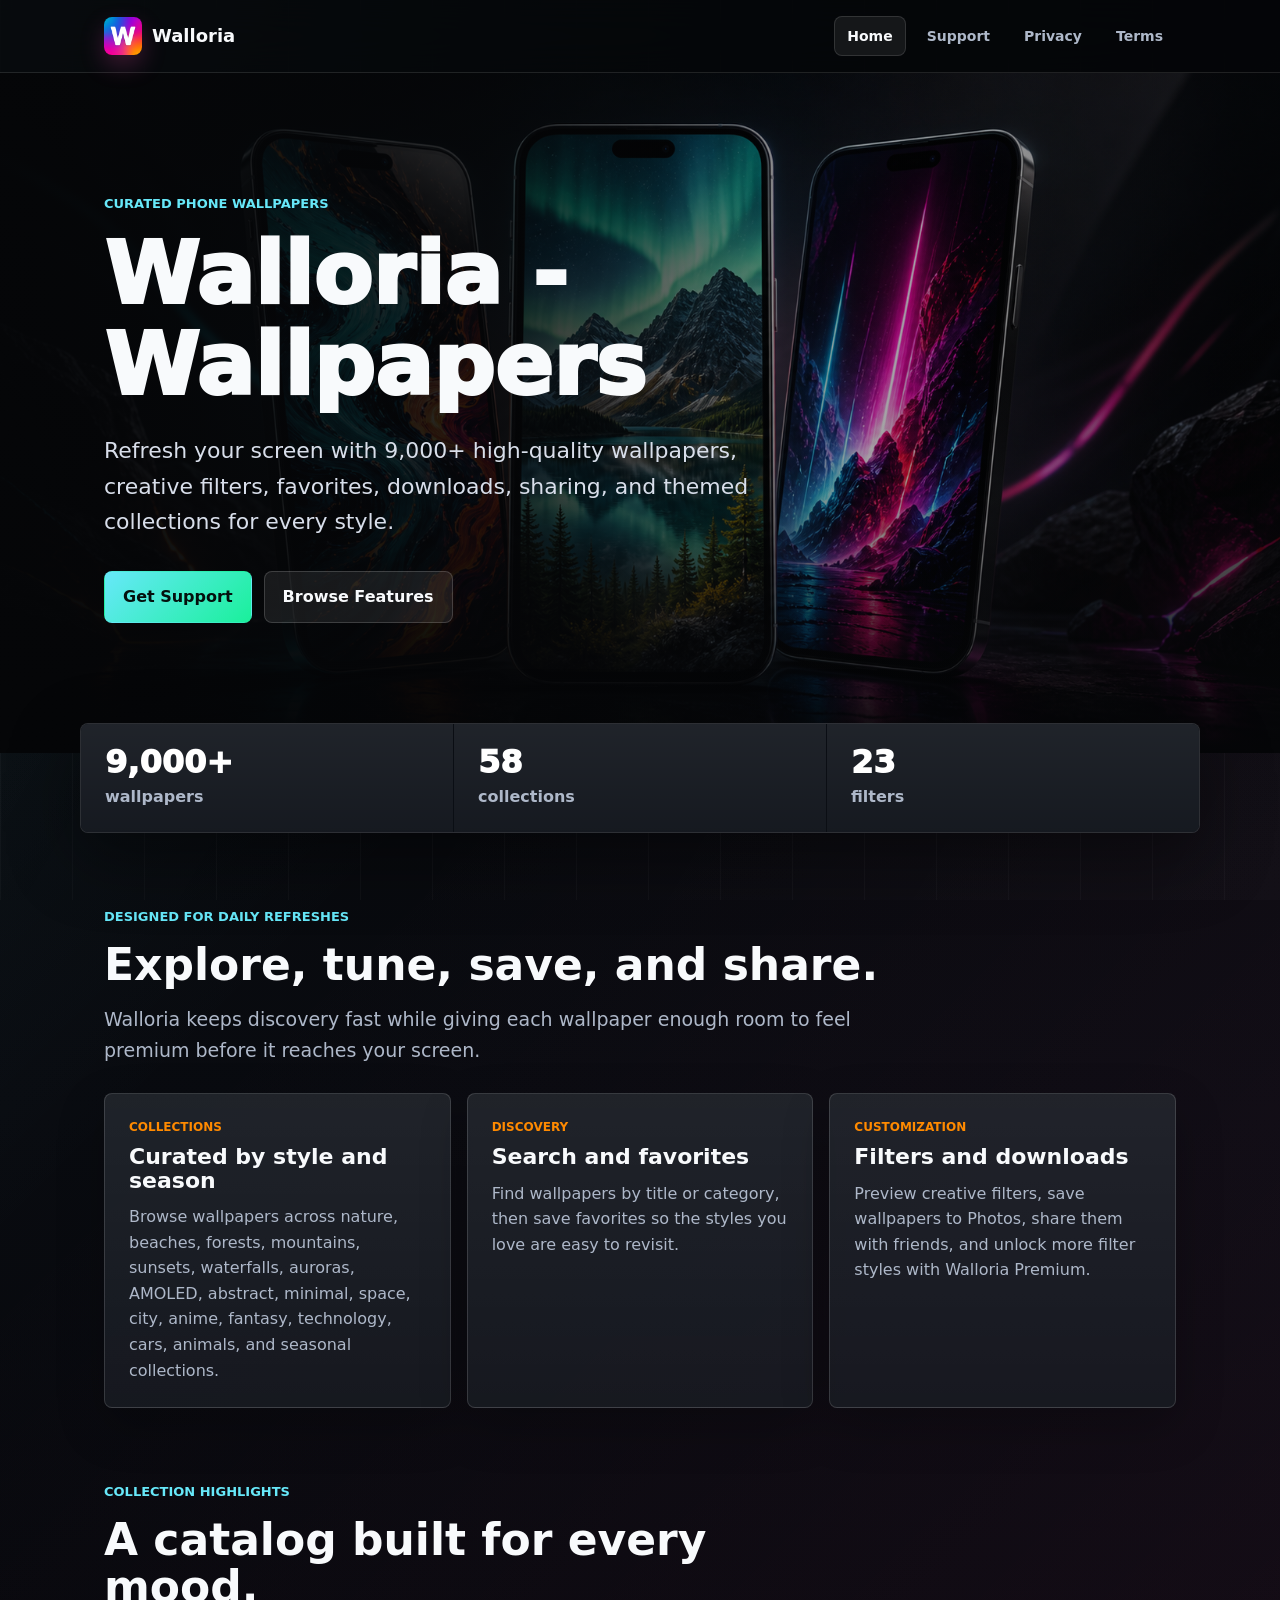
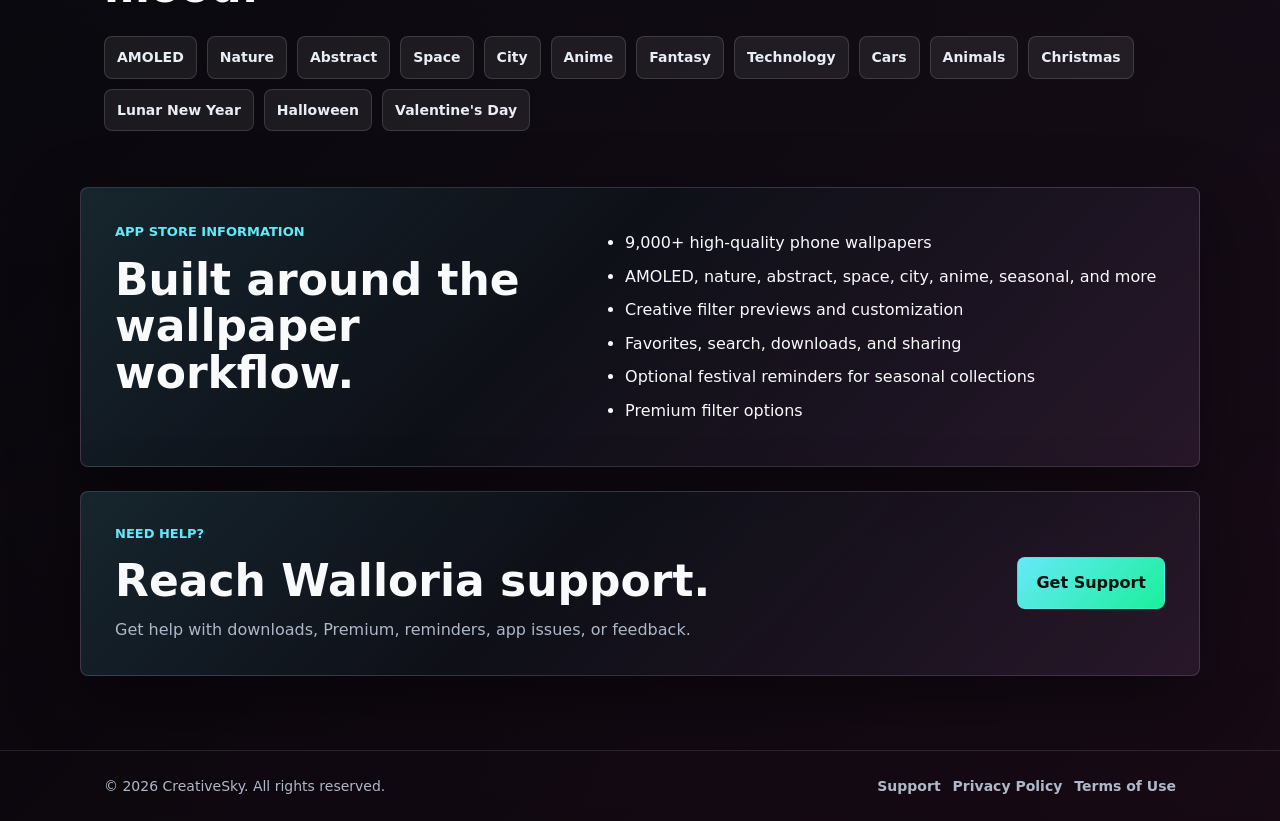
<file: index.html>
<!doctype html>
<html lang="en">
  <head>
    <meta charset="utf-8">
    <meta name="viewport" content="width=device-width, initial-scale=1">
    <title>Walloria - Wallpapers</title>
    <meta
      name="description"
      content="Walloria is a curated wallpaper app with 9,000+ phone wallpapers, creative filters, favorites, downloads, sharing, and seasonal collections."
    >
    <link rel="icon" href="assets/walloria-icon.png">
    <link rel="apple-touch-icon" href="assets/walloria-icon.png">
    <link rel="preload" href="assets/walloria-showcase.png" as="image">
    <link rel="stylesheet" href="styles.css">
  </head>
  <body>
    <a class="skip-link" href="#content">Skip to content</a>

    <header class="site-header">
      <nav class="nav" aria-label="Primary navigation">
        <a class="brand-link" href="index.html" aria-current="page">
          <img class="brand-mark" src="assets/walloria-icon.png" alt="" width="38" height="38">
          <span>Walloria</span>
        </a>
        <div class="nav-links">
          <a href="index.html" aria-current="page">Home</a>
          <a href="support.html">Support</a>
          <a href="privacy.html">Privacy</a>
          <a href="terms.html">Terms</a>
        </div>
      </nav>
    </header>

    <main id="content">
      <section class="hero" aria-labelledby="home-title">
        <img
          class="hero-media"
          src="assets/walloria-showcase.png"
          alt=""
          width="1672"
          height="941"
        >
        <div class="hero-overlay" aria-hidden="true"></div>
        <div class="hero-inner">
          <p class="eyebrow">Curated phone wallpapers</p>
          <h1 id="home-title">Walloria - Wallpapers</h1>
          <p class="lead">
            Refresh your screen with 9,000+ high-quality wallpapers, creative
            filters, favorites, downloads, sharing, and themed collections for
            every style.
          </p>
          <div class="hero-actions" aria-label="Quick links">
            <a class="button primary" href="support.html">Get Support</a>
            <a class="button secondary" href="#features">Browse Features</a>
          </div>
        </div>
      </section>

      <section class="stats-band" aria-label="Walloria at a glance">
        <div class="stat">
          <strong>9,000+</strong>
          <span>wallpapers</span>
        </div>
        <div class="stat">
          <strong>58</strong>
          <span>collections</span>
        </div>
        <div class="stat">
          <strong>23</strong>
          <span>filters</span>
        </div>
      </section>

      <section class="section" id="features" aria-labelledby="features-title">
        <div class="section-heading">
          <p class="eyebrow">Designed for daily refreshes</p>
          <h2 id="features-title">Explore, tune, save, and share.</h2>
          <p>
            Walloria keeps discovery fast while giving each wallpaper enough
            room to feel premium before it reaches your screen.
          </p>
        </div>
        <div class="grid">
          <article class="panel">
            <span class="panel-kicker">Collections</span>
            <h3>Curated by style and season</h3>
            <p>
              Browse wallpapers across nature, beaches, forests, mountains,
              sunsets, waterfalls, auroras, AMOLED, abstract, minimal, space,
              city, anime, fantasy, technology, cars, animals, and seasonal
              collections.
            </p>
          </article>
          <article class="panel">
            <span class="panel-kicker">Discovery</span>
            <h3>Search and favorites</h3>
            <p>
              Find wallpapers by title or category, then save favorites so the
              styles you love are easy to revisit.
            </p>
          </article>
          <article class="panel">
            <span class="panel-kicker">Customization</span>
            <h3>Filters and downloads</h3>
            <p>
              Preview creative filters, save wallpapers to Photos, share them
              with friends, and unlock more filter styles with Walloria Premium.
            </p>
          </article>
        </div>
      </section>

      <section class="section content-section" aria-labelledby="collections-title">
        <div class="section-heading compact">
          <p class="eyebrow">Collection highlights</p>
          <h2 id="collections-title">A catalog built for every mood.</h2>
        </div>
        <div class="chip-cloud" aria-label="Wallpaper collection examples">
          <span>AMOLED</span>
          <span>Nature</span>
          <span>Abstract</span>
          <span>Space</span>
          <span>City</span>
          <span>Anime</span>
          <span>Fantasy</span>
          <span>Technology</span>
          <span>Cars</span>
          <span>Animals</span>
          <span>Christmas</span>
          <span>Lunar New Year</span>
          <span>Halloween</span>
          <span>Valentine's Day</span>
        </div>
      </section>

      <section class="section feature-band" aria-labelledby="details-title">
        <div>
          <p class="eyebrow">App Store information</p>
          <h2 id="details-title">Built around the wallpaper workflow.</h2>
        </div>
        <ul class="feature-list">
          <li>9,000+ high-quality phone wallpapers</li>
          <li>AMOLED, nature, abstract, space, city, anime, seasonal, and more</li>
          <li>Creative filter previews and customization</li>
          <li>Favorites, search, downloads, and sharing</li>
          <li>Optional festival reminders for seasonal collections</li>
          <li>Premium filter options</li>
        </ul>
      </section>

      <section class="section support-band" aria-labelledby="support-cta-title">
        <div>
          <p class="eyebrow">Need help?</p>
          <h2 id="support-cta-title">Reach Walloria support.</h2>
          <p>
            Get help with downloads, Premium, reminders, app issues, or
            feedback.
          </p>
        </div>
        <a class="button primary" href="support.html">Get Support</a>
      </section>
    </main>

    <footer class="site-footer">
      <div class="footer-inner">
        <span>&copy; 2026 CreativeSky. All rights reserved.</span>
        <div class="footer-links">
          <a href="support.html">Support</a>
          <a href="privacy.html">Privacy Policy</a>
          <a href="terms.html">Terms of Use</a>
        </div>
      </div>
    </footer>
  </body>
</html>
</file>
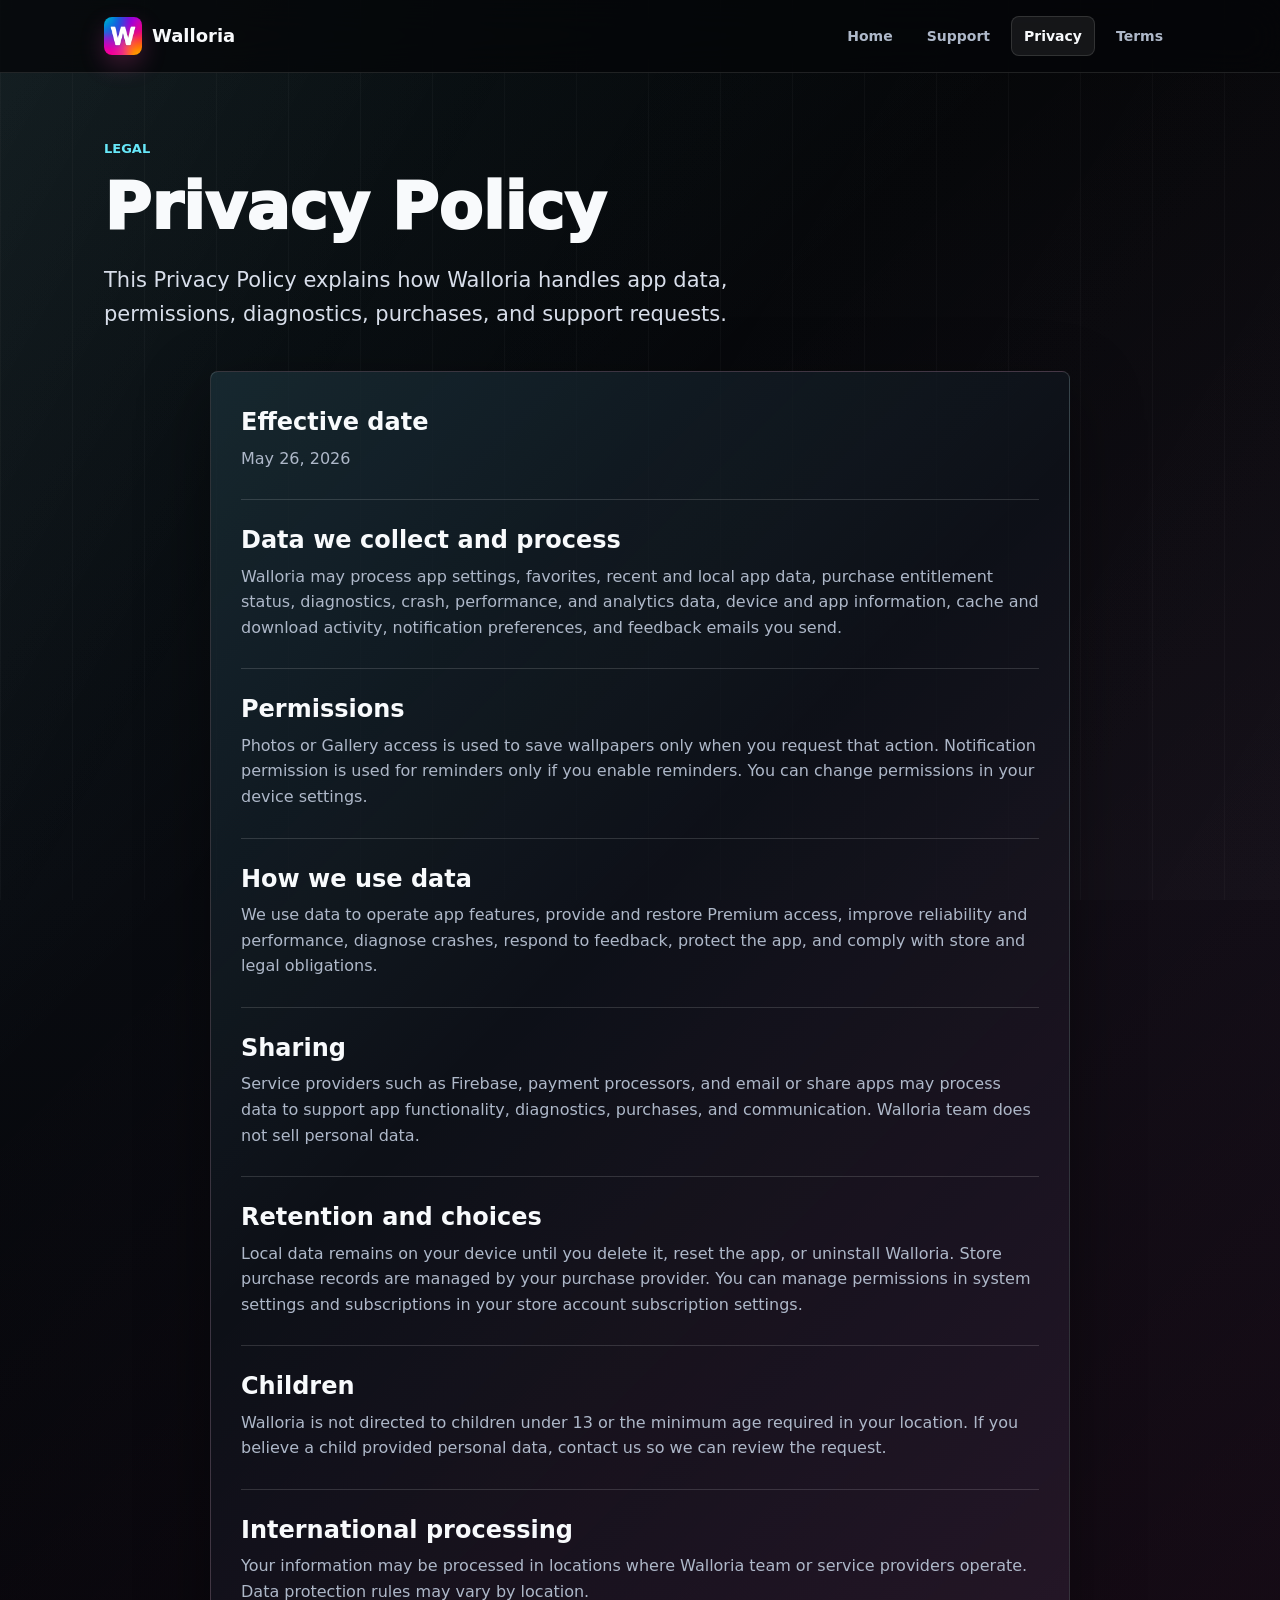
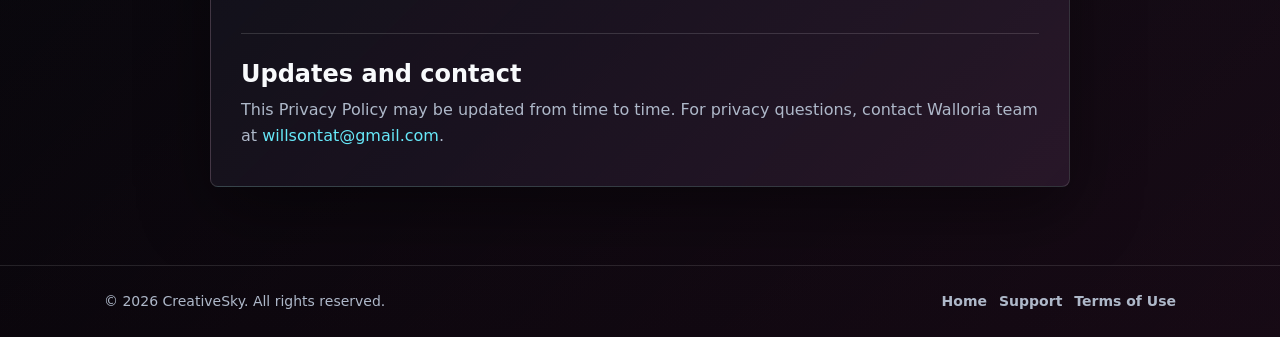
<file: privacy.html>
<!doctype html>
<html lang="en">
  <head>
    <meta charset="utf-8">
    <meta name="viewport" content="width=device-width, initial-scale=1">
    <title>Walloria Privacy Policy</title>
    <meta
      name="description"
      content="Walloria Privacy Policy covering app data, permissions, diagnostics, purchases, support, retention, and contact information."
    >
    <link rel="icon" href="assets/walloria-icon.png">
    <link rel="apple-touch-icon" href="assets/walloria-icon.png">
    <link rel="stylesheet" href="styles.css">
  </head>
  <body>
    <a class="skip-link" href="#content">Skip to content</a>

    <header class="site-header">
      <nav class="nav" aria-label="Primary navigation">
        <a class="brand-link" href="index.html">
          <img class="brand-mark" src="assets/walloria-icon.png" alt="" width="38" height="38">
          <span>Walloria</span>
        </a>
        <div class="nav-links">
          <a href="index.html">Home</a>
          <a href="support.html">Support</a>
          <a href="privacy.html" aria-current="page">Privacy</a>
          <a href="terms.html">Terms</a>
        </div>
      </nav>
    </header>

    <main id="content" class="page-main">
      <section class="page-hero" aria-labelledby="privacy-title">
        <p class="eyebrow">Legal</p>
        <h1 id="privacy-title">Privacy Policy</h1>
        <p class="lead">
          This Privacy Policy explains how Walloria handles app data,
          permissions, diagnostics, purchases, and support requests.
        </p>
      </section>

      <div class="section content legal-content">
        <section class="legal-section" aria-labelledby="effective-date">
          <h2 id="effective-date">Effective date</h2>
          <p>May 26, 2026</p>
        </section>

        <section class="legal-section" aria-labelledby="data-we-collect">
          <h2 id="data-we-collect">Data we collect and process</h2>
          <p>
            Walloria may process app settings, favorites, recent and local app
            data, purchase entitlement status, diagnostics, crash, performance,
            and analytics data, device and app information, cache and download
            activity, notification preferences, and feedback emails you send.
          </p>
        </section>

        <section class="legal-section" aria-labelledby="permissions">
          <h2 id="permissions">Permissions</h2>
          <p>
            Photos or Gallery access is used to save wallpapers only when you
            request that action. Notification permission is used for reminders
            only if you enable reminders. You can change permissions in your
            device settings.
          </p>
        </section>

        <section class="legal-section" aria-labelledby="data-use">
          <h2 id="data-use">How we use data</h2>
          <p>
            We use data to operate app features, provide and restore Premium
            access, improve reliability and performance, diagnose crashes,
            respond to feedback, protect the app, and comply with store and
            legal obligations.
          </p>
        </section>

        <section class="legal-section" aria-labelledby="sharing">
          <h2 id="sharing">Sharing</h2>
          <p>
            Service providers such as Firebase, payment processors, and email or
            share apps may process data to support app functionality,
            diagnostics, purchases, and communication. Walloria team does not
            sell personal data.
          </p>
        </section>

        <section class="legal-section" aria-labelledby="retention">
          <h2 id="retention">Retention and choices</h2>
          <p>
            Local data remains on your device until you delete it, reset the app,
            or uninstall Walloria. Store purchase records are managed by your
            purchase provider. You can manage permissions in system settings and
            subscriptions in your store account subscription settings.
          </p>
        </section>

        <section class="legal-section" aria-labelledby="children">
          <h2 id="children">Children</h2>
          <p>
            Walloria is not directed to children under 13 or the minimum age
            required in your location. If you believe a child provided personal
            data, contact us so we can review the request.
          </p>
        </section>

        <section class="legal-section" aria-labelledby="international-processing">
          <h2 id="international-processing">International processing</h2>
          <p>
            Your information may be processed in locations where Walloria team or
            service providers operate. Data protection rules may vary by
            location.
          </p>
        </section>

        <section class="legal-section" aria-labelledby="privacy-contact">
          <h2 id="privacy-contact">Updates and contact</h2>
          <p>
            This Privacy Policy may be updated from time to time. For privacy
            questions, contact Walloria team at
            <a href="mailto:willsontat@gmail.com">willsontat@gmail.com</a>.
          </p>
        </section>
      </div>
    </main>

    <footer class="site-footer">
      <div class="footer-inner">
        <span>&copy; 2026 CreativeSky. All rights reserved.</span>
        <div class="footer-links">
          <a href="index.html">Home</a>
          <a href="support.html">Support</a>
          <a href="terms.html">Terms of Use</a>
        </div>
      </div>
    </footer>
  </body>
</html>
</file>
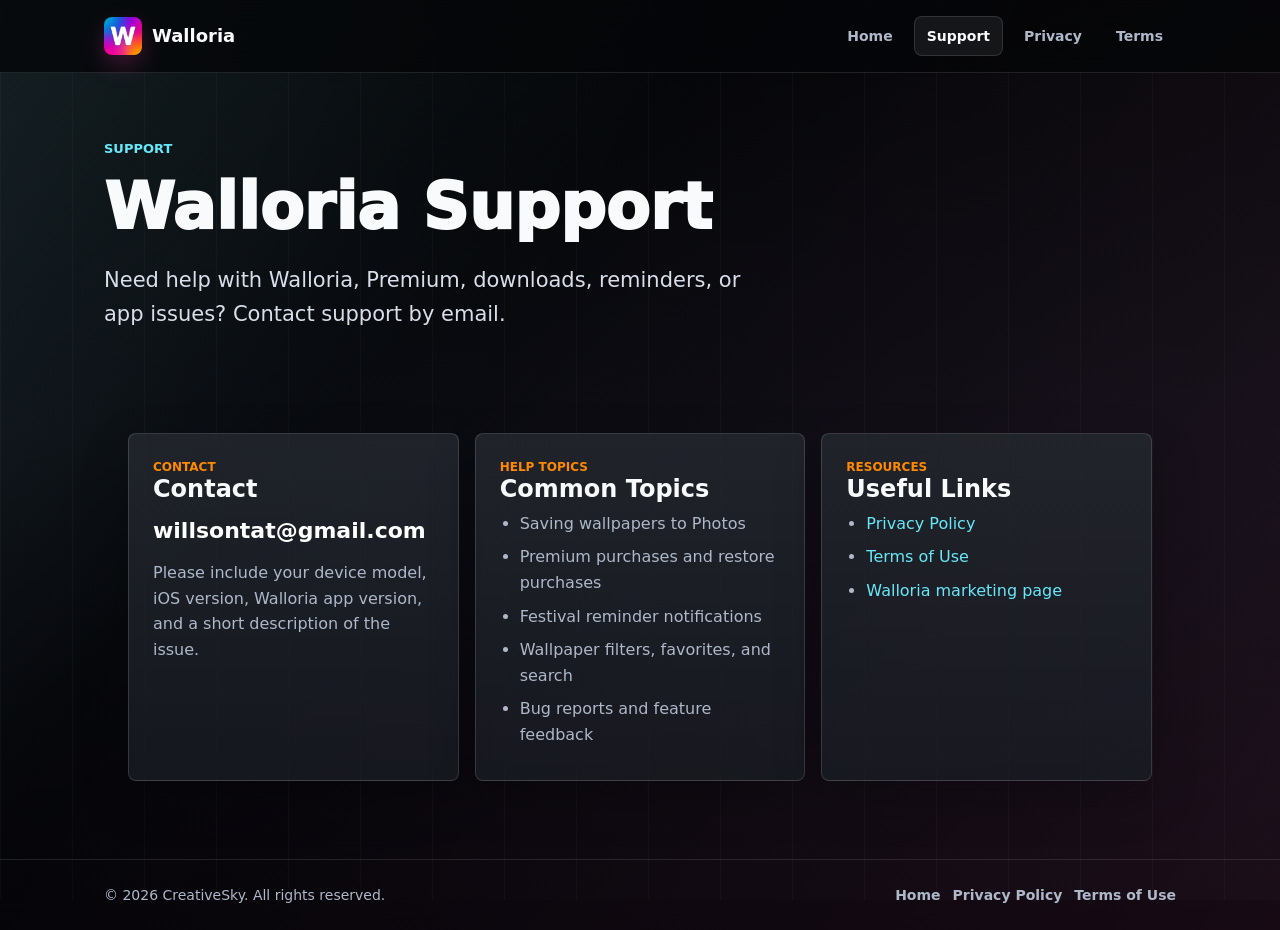
<file: support.html>
<!doctype html>
<html lang="en">
  <head>
    <meta charset="utf-8">
    <meta name="viewport" content="width=device-width, initial-scale=1">
    <title>Walloria Support</title>
    <meta
      name="description"
      content="Contact Walloria support for help with downloads, Premium, reminders, app issues, and feedback."
    >
    <link rel="icon" href="assets/walloria-icon.png">
    <link rel="apple-touch-icon" href="assets/walloria-icon.png">
    <link rel="stylesheet" href="styles.css">
  </head>
  <body>
    <a class="skip-link" href="#content">Skip to content</a>

    <header class="site-header">
      <nav class="nav" aria-label="Primary navigation">
        <a class="brand-link" href="index.html">
          <img class="brand-mark" src="assets/walloria-icon.png" alt="" width="38" height="38">
          <span>Walloria</span>
        </a>
        <div class="nav-links">
          <a href="index.html">Home</a>
          <a href="support.html" aria-current="page">Support</a>
          <a href="privacy.html">Privacy</a>
          <a href="terms.html">Terms</a>
        </div>
      </nav>
    </header>

    <main id="content" class="page-main">
      <section class="page-hero" aria-labelledby="support-title">
        <p class="eyebrow">Support</p>
        <h1 id="support-title">Walloria Support</h1>
        <p class="lead">
          Need help with Walloria, Premium, downloads, reminders, or app issues?
          Contact support by email.
        </p>
      </section>

      <section class="section grid" aria-label="Support details">
        <article class="panel contact-card">
          <span class="panel-kicker">Contact</span>
          <h2>Contact</h2>
          <a class="contact-email" href="mailto:willsontat@gmail.com">willsontat@gmail.com</a>
          <p>
            Please include your device model, iOS version, Walloria app version,
            and a short description of the issue.
          </p>
        </article>
        <article class="panel">
          <span class="panel-kicker">Help topics</span>
          <h2>Common Topics</h2>
          <ul class="support-list">
            <li>Saving wallpapers to Photos</li>
            <li>Premium purchases and restore purchases</li>
            <li>Festival reminder notifications</li>
            <li>Wallpaper filters, favorites, and search</li>
            <li>Bug reports and feature feedback</li>
          </ul>
        </article>
        <article class="panel">
          <span class="panel-kicker">Resources</span>
          <h2>Useful Links</h2>
          <ul class="support-list">
            <li><a href="privacy.html">Privacy Policy</a></li>
            <li><a href="terms.html">Terms of Use</a></li>
            <li><a href="index.html">Walloria marketing page</a></li>
          </ul>
        </article>
      </section>
    </main>

    <footer class="site-footer">
      <div class="footer-inner">
        <span>&copy; 2026 CreativeSky. All rights reserved.</span>
        <div class="footer-links">
          <a href="index.html">Home</a>
          <a href="privacy.html">Privacy Policy</a>
          <a href="terms.html">Terms of Use</a>
        </div>
      </div>
    </footer>
  </body>
</html>
</file>
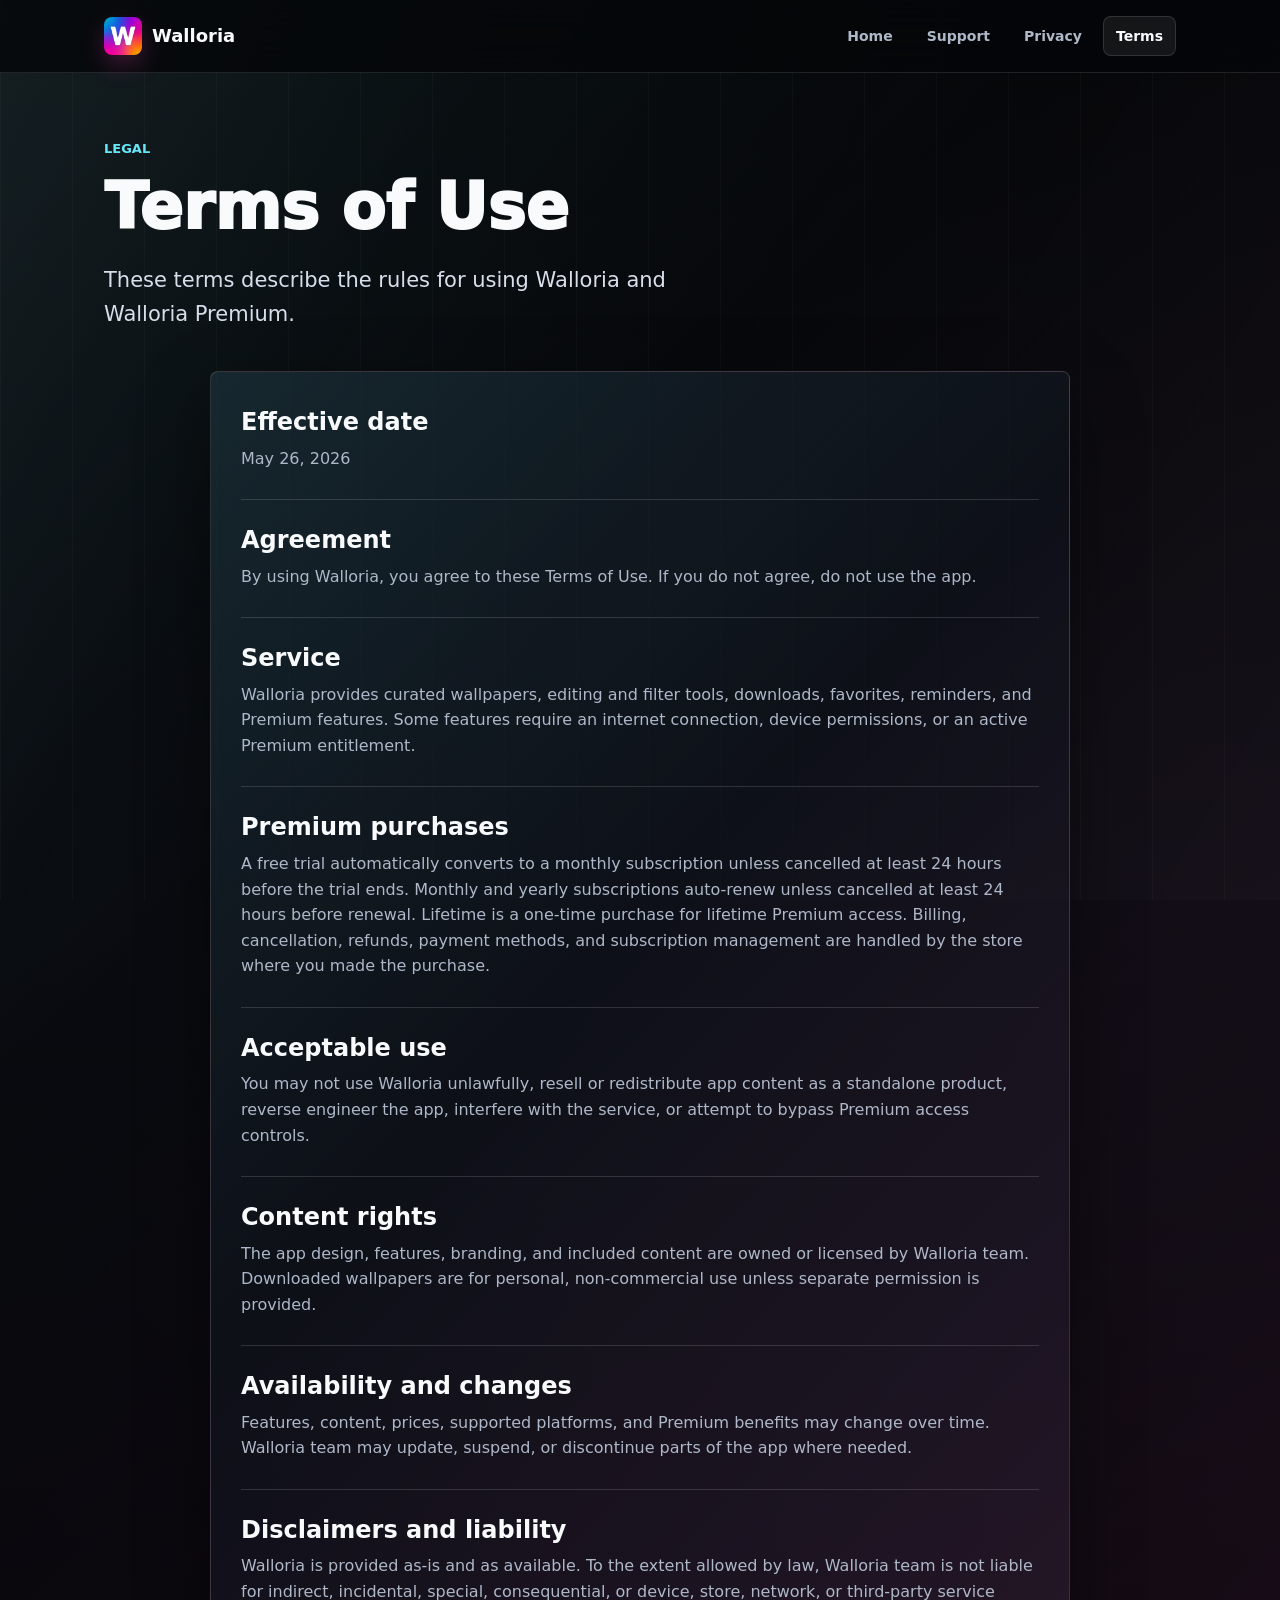
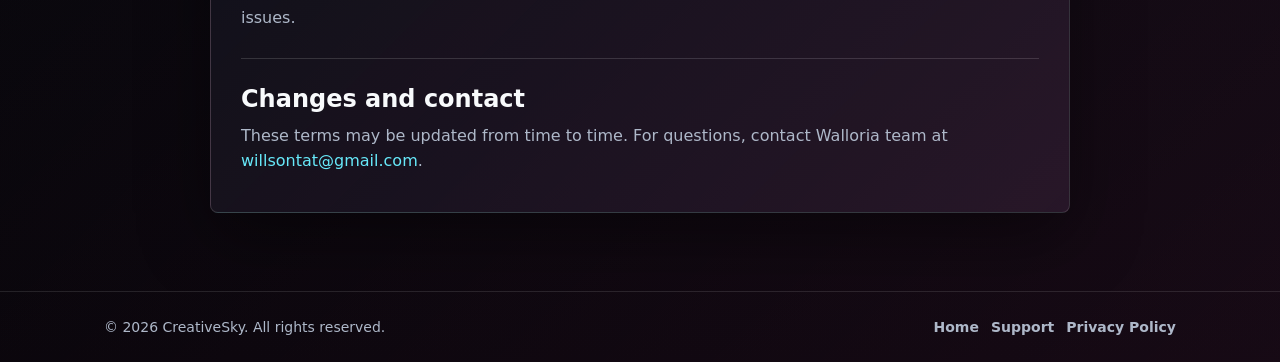
<file: terms.html>
<!doctype html>
<html lang="en">
  <head>
    <meta charset="utf-8">
    <meta name="viewport" content="width=device-width, initial-scale=1">
    <title>Walloria Terms of Use</title>
    <meta
      name="description"
      content="Walloria Terms of Use covering app usage, Premium purchases, acceptable use, content rights, availability, and contact information."
    >
    <link rel="icon" href="assets/walloria-icon.png">
    <link rel="apple-touch-icon" href="assets/walloria-icon.png">
    <link rel="stylesheet" href="styles.css">
  </head>
  <body>
    <a class="skip-link" href="#content">Skip to content</a>

    <header class="site-header">
      <nav class="nav" aria-label="Primary navigation">
        <a class="brand-link" href="index.html">
          <img class="brand-mark" src="assets/walloria-icon.png" alt="" width="38" height="38">
          <span>Walloria</span>
        </a>
        <div class="nav-links">
          <a href="index.html">Home</a>
          <a href="support.html">Support</a>
          <a href="privacy.html">Privacy</a>
          <a href="terms.html" aria-current="page">Terms</a>
        </div>
      </nav>
    </header>

    <main id="content" class="page-main">
      <section class="page-hero" aria-labelledby="terms-title">
        <p class="eyebrow">Legal</p>
        <h1 id="terms-title">Terms of Use</h1>
        <p class="lead">
          These terms describe the rules for using Walloria and Walloria Premium.
        </p>
      </section>

      <div class="section content legal-content">
        <section class="legal-section" aria-labelledby="terms-effective-date">
          <h2 id="terms-effective-date">Effective date</h2>
          <p>May 26, 2026</p>
        </section>

        <section class="legal-section" aria-labelledby="agreement">
          <h2 id="agreement">Agreement</h2>
          <p>
            By using Walloria, you agree to these Terms of Use. If you do not
            agree, do not use the app.
          </p>
        </section>

        <section class="legal-section" aria-labelledby="service">
          <h2 id="service">Service</h2>
          <p>
            Walloria provides curated wallpapers, editing and filter tools,
            downloads, favorites, reminders, and Premium features. Some features
            require an internet connection, device permissions, or an active
            Premium entitlement.
          </p>
        </section>

        <section class="legal-section" aria-labelledby="premium-purchases">
          <h2 id="premium-purchases">Premium purchases</h2>
          <p>
            A free trial automatically converts to a monthly subscription unless
            cancelled at least 24 hours before the trial ends. Monthly and yearly
            subscriptions auto-renew unless cancelled at least 24 hours before
            renewal. Lifetime is a one-time purchase for lifetime Premium access.
            Billing, cancellation, refunds, payment methods, and subscription
            management are handled by the store where you made the purchase.
          </p>
        </section>

        <section class="legal-section" aria-labelledby="acceptable-use">
          <h2 id="acceptable-use">Acceptable use</h2>
          <p>
            You may not use Walloria unlawfully, resell or redistribute app
            content as a standalone product, reverse engineer the app, interfere
            with the service, or attempt to bypass Premium access controls.
          </p>
        </section>

        <section class="legal-section" aria-labelledby="content-rights">
          <h2 id="content-rights">Content rights</h2>
          <p>
            The app design, features, branding, and included content are owned or
            licensed by Walloria team. Downloaded wallpapers are for personal,
            non-commercial use unless separate permission is provided.
          </p>
        </section>

        <section class="legal-section" aria-labelledby="availability">
          <h2 id="availability">Availability and changes</h2>
          <p>
            Features, content, prices, supported platforms, and Premium benefits
            may change over time. Walloria team may update, suspend, or
            discontinue parts of the app where needed.
          </p>
        </section>

        <section class="legal-section" aria-labelledby="liability">
          <h2 id="liability">Disclaimers and liability</h2>
          <p>
            Walloria is provided as-is and as available. To the extent allowed by
            law, Walloria team is not liable for indirect, incidental, special,
            consequential, or device, store, network, or third-party service
            issues.
          </p>
        </section>

        <section class="legal-section" aria-labelledby="terms-contact">
          <h2 id="terms-contact">Changes and contact</h2>
          <p>
            These terms may be updated from time to time. For questions, contact
            Walloria team at
            <a href="mailto:willsontat@gmail.com">willsontat@gmail.com</a>.
          </p>
        </section>
      </div>
    </main>

    <footer class="site-footer">
      <div class="footer-inner">
        <span>&copy; 2026 CreativeSky. All rights reserved.</span>
        <div class="footer-links">
          <a href="index.html">Home</a>
          <a href="support.html">Support</a>
          <a href="privacy.html">Privacy Policy</a>
        </div>
      </div>
    </footer>
  </body>
</html>
</file>
<file: styles.css>
:root {
  color-scheme: dark;
  --bg: #050608;
  --bg-soft: #090b10;
  --surface: rgba(15, 18, 26, 0.78);
  --surface-strong: rgba(22, 26, 36, 0.92);
  --surface-soft: rgba(255, 255, 255, 0.07);
  --text: #f8fafc;
  --muted: #aeb8c9;
  --subtle: #778298;
  --line: rgba(255, 255, 255, 0.14);
  --line-strong: rgba(255, 255, 255, 0.22);
  --accent-cyan: #67e8f9;
  --accent-pink: #ff4fb8;
  --accent-orange: #ff8a00;
  --accent-green: #1af09b;
  --shadow: 0 24px 70px rgba(0, 0, 0, 0.42);
  --max-width: 1120px;
}

* {
  box-sizing: border-box;
}

html {
  scroll-behavior: smooth;
}

body {
  background:
    linear-gradient(135deg, rgba(103, 232, 249, 0.08), transparent 34%, rgba(255, 79, 184, 0.08)),
    linear-gradient(180deg, #050608 0%, #090b10 46%, #030407 100%);
  color: var(--text);
  font-family:
    Inter, ui-sans-serif, system-ui, -apple-system, BlinkMacSystemFont, "Segoe UI",
    sans-serif;
  line-height: 1.6;
  margin: 0;
  min-height: 100vh;
}

body::before {
  background:
    linear-gradient(120deg, rgba(255, 255, 255, 0.035), transparent 32%, rgba(255, 255, 255, 0.02)),
    repeating-linear-gradient(
      90deg,
      rgba(255, 255, 255, 0.026) 0,
      rgba(255, 255, 255, 0.026) 1px,
      transparent 1px,
      transparent 72px
    );
  content: "";
  inset: 0;
  pointer-events: none;
  position: fixed;
  z-index: -1;
}

img {
  display: block;
  max-width: 100%;
}

a {
  color: var(--accent-cyan);
  text-decoration: none;
}

a:hover {
  color: #ffffff;
}

a:focus-visible,
button:focus-visible {
  outline: 2px solid var(--accent-cyan);
  outline-offset: 4px;
}

.skip-link {
  background: #ffffff;
  border-radius: 6px;
  color: #050608;
  font-weight: 800;
  left: 16px;
  padding: 10px 12px;
  position: fixed;
  top: 12px;
  transform: translateY(-140%);
  z-index: 100;
}

.skip-link:focus {
  transform: translateY(0);
}

.site-header {
  background: rgba(5, 6, 8, 0.78);
  backdrop-filter: blur(18px);
  border-bottom: 1px solid rgba(255, 255, 255, 0.11);
  position: sticky;
  top: 0;
  z-index: 20;
}

.nav {
  align-items: center;
  display: flex;
  gap: 24px;
  justify-content: space-between;
  margin: 0 auto;
  max-width: var(--max-width);
  padding: 16px 24px;
}

.brand-link {
  align-items: center;
  color: var(--text);
  display: inline-flex;
  font-size: 18px;
  font-weight: 900;
  gap: 10px;
}

.brand-link:hover,
.brand-link:focus {
  color: var(--text);
  text-decoration: none;
}

.brand-mark {
  border-radius: 8px;
  box-shadow: 0 10px 24px rgba(255, 79, 184, 0.22);
  height: 38px;
  width: 38px;
}

.nav-links {
  align-items: center;
  display: flex;
  flex-wrap: wrap;
  gap: 8px;
  justify-content: flex-end;
}

.nav-links a {
  border: 1px solid transparent;
  border-radius: 8px;
  color: var(--muted);
  font-size: 14px;
  font-weight: 800;
  padding: 8px 12px;
}

.nav-links a:hover,
.nav-links a:focus,
.nav-links a[aria-current="page"] {
  background: var(--surface-soft);
  border-color: rgba(255, 255, 255, 0.12);
  color: var(--text);
  text-decoration: none;
}

main {
  overflow: hidden;
}

.hero {
  align-items: center;
  display: flex;
  isolation: isolate;
  min-height: min(680px, calc(100svh - 118px));
  overflow: hidden;
  position: relative;
}

.hero-media {
  height: 100%;
  inset: 0;
  object-fit: cover;
  object-position: center;
  position: absolute;
  transform: scale(1.02);
  width: 100%;
  z-index: -3;
}

.hero-overlay {
  background:
    linear-gradient(90deg, rgba(5, 6, 8, 0.98) 0%, rgba(5, 6, 8, 0.82) 38%, rgba(5, 6, 8, 0.22) 68%, rgba(5, 6, 8, 0.58) 100%),
    linear-gradient(180deg, rgba(5, 6, 8, 0.12) 0%, rgba(5, 6, 8, 0.18) 62%, var(--bg) 100%);
  inset: 0;
  position: absolute;
  z-index: -2;
}

.hero-inner,
.section,
.stats-band,
.footer-inner,
.page-main {
  margin-left: auto;
  margin-right: auto;
  max-width: var(--max-width);
}

.hero-inner {
  padding: 76px 24px 86px;
  position: relative;
  width: 100%;
}

.eyebrow {
  color: var(--accent-cyan);
  font-size: 13px;
  font-weight: 900;
  letter-spacing: 0;
  margin: 0 0 14px;
  text-transform: uppercase;
}

h1,
h2,
h3 {
  line-height: 1.06;
  margin: 0;
}

h1 {
  font-size: 86px;
  font-weight: 950;
  letter-spacing: 0;
  max-width: 760px;
}

h2 {
  font-size: 44px;
  font-weight: 900;
  letter-spacing: 0;
}

h3 {
  font-size: 22px;
  font-weight: 900;
  letter-spacing: 0;
  margin-top: 8px;
}

p {
  margin: 0;
}

.lead {
  color: #d8deea;
  font-size: 22px;
  margin-top: 22px;
  max-width: 650px;
}

.hero-actions {
  display: flex;
  flex-wrap: wrap;
  gap: 12px;
  margin-top: 32px;
}

.button {
  align-items: center;
  border: 1px solid transparent;
  border-radius: 8px;
  display: inline-flex;
  font-weight: 900;
  justify-content: center;
  min-height: 48px;
  padding: 12px 18px;
  transition:
    background 160ms ease,
    border-color 160ms ease,
    color 160ms ease,
    transform 160ms ease;
}

.button:hover,
.button:focus {
  text-decoration: none;
  transform: translateY(-1px);
}

.button.primary {
  background: linear-gradient(135deg, var(--accent-cyan), var(--accent-green));
  color: #04100d;
}

.button.secondary {
  background: rgba(255, 255, 255, 0.08);
  border-color: rgba(255, 255, 255, 0.16);
  color: var(--text);
}

.stats-band {
  background: rgba(12, 15, 22, 0.9);
  border: 1px solid var(--line);
  border-radius: 8px;
  box-shadow: var(--shadow);
  display: grid;
  gap: 1px;
  grid-template-columns: repeat(3, minmax(0, 1fr));
  margin-top: -30px;
  overflow: hidden;
  position: relative;
  z-index: 3;
}

.stat {
  background:
    linear-gradient(180deg, rgba(255, 255, 255, 0.08), rgba(255, 255, 255, 0.035)),
    var(--surface);
  padding: 22px 24px;
}

.stat strong {
  color: #ffffff;
  display: block;
  font-size: 32px;
  font-weight: 950;
  line-height: 1;
}

.stat span {
  color: var(--muted);
  display: block;
  font-weight: 800;
  margin-top: 6px;
}

.section {
  padding: 74px 24px 0;
}

.section-heading {
  max-width: 780px;
}

.section-heading p:not(.eyebrow) {
  color: var(--muted);
  font-size: 19px;
  margin-top: 16px;
}

.section-heading.compact {
  max-width: 680px;
}

.grid {
  display: grid;
  gap: 16px;
  grid-template-columns: repeat(3, minmax(0, 1fr));
  margin-top: 28px;
}

.panel {
  background:
    linear-gradient(180deg, rgba(255, 255, 255, 0.08), rgba(255, 255, 255, 0.035)),
    var(--surface);
  border: 1px solid var(--line);
  border-radius: 8px;
  box-shadow: 0 18px 48px rgba(0, 0, 0, 0.24);
  min-width: 0;
  padding: 24px;
}

.panel-kicker {
  color: var(--accent-orange);
  display: block;
  font-size: 12px;
  font-weight: 900;
  letter-spacing: 0;
  text-transform: uppercase;
}

.panel p,
.support-list,
.legal-section p,
.muted {
  color: var(--muted);
}

.panel p {
  margin-top: 12px;
}

.chip-cloud {
  display: flex;
  flex-wrap: wrap;
  gap: 10px;
  margin-top: 26px;
}

.chip-cloud span {
  background: rgba(255, 255, 255, 0.07);
  border: 1px solid rgba(255, 255, 255, 0.14);
  border-radius: 8px;
  color: #e8edf6;
  font-size: 14px;
  font-weight: 800;
  padding: 9px 12px;
}

.feature-band,
.support-band,
.legal-content {
  background:
    linear-gradient(135deg, rgba(103, 232, 249, 0.1), transparent 42%, rgba(255, 79, 184, 0.1)),
    var(--surface);
  border: 1px solid var(--line);
  border-radius: 8px;
  box-shadow: var(--shadow);
}

.feature-band {
  align-items: start;
  display: grid;
  gap: 32px;
  grid-template-columns: 0.9fr 1.1fr;
  padding: 34px;
}

.content-section + .feature-band {
  margin-top: 56px;
}

.feature-list,
.support-list,
.legal-list {
  margin: 0;
  padding-left: 20px;
}

.feature-list li,
.support-list li,
.legal-list li {
  margin: 8px 0;
}

.support-band {
  align-items: center;
  display: flex;
  gap: 24px;
  justify-content: space-between;
  margin-bottom: 74px;
  margin-top: 24px;
  padding: 32px 34px;
}

.support-band p:not(.eyebrow) {
  color: var(--muted);
  margin-top: 12px;
  max-width: 620px;
}

.page-main {
  padding: 66px 24px 78px;
}

.page-hero {
  max-width: 820px;
}

.page-hero h1 {
  font-size: 64px;
}

.page-hero .lead {
  font-size: 21px;
}

.content {
  max-width: 860px;
}

.legal-content {
  margin-top: 40px;
  padding: 10px 30px;
}

.legal-section {
  border-top: 1px solid var(--line);
  padding: 28px 0;
}

.legal-section:first-of-type {
  border-top: 0;
}

.legal-section h2,
.panel h2 {
  font-size: 24px;
}

.legal-section p {
  margin-top: 10px;
}

.contact-card {
  align-items: flex-start;
  display: flex;
  flex-direction: column;
}

.contact-email {
  color: #ffffff;
  font-size: 22px;
  font-weight: 900;
  margin-top: 10px;
  overflow-wrap: anywhere;
}

.contact-email:hover {
  color: var(--accent-cyan);
}

.site-footer {
  border-top: 1px solid rgba(255, 255, 255, 0.11);
  color: var(--muted);
  font-size: 14px;
}

.footer-inner {
  display: flex;
  flex-wrap: wrap;
  gap: 12px;
  justify-content: space-between;
  padding: 24px;
}

.footer-links {
  display: flex;
  flex-wrap: wrap;
  gap: 12px;
}

.footer-links a {
  color: var(--muted);
  font-weight: 800;
}

.footer-links a:hover,
.footer-links a:focus {
  color: var(--text);
}

@media (max-width: 900px) {
  .nav {
    align-items: flex-start;
    flex-direction: column;
    gap: 12px;
  }

  .nav-links {
    justify-content: flex-start;
  }

  .hero {
    min-height: min(620px, calc(100svh - 118px));
  }

  .hero-media {
    object-position: 58% center;
  }

  .hero-overlay {
    background:
      linear-gradient(90deg, rgba(5, 6, 8, 0.98) 0%, rgba(5, 6, 8, 0.78) 58%, rgba(5, 6, 8, 0.34) 100%),
      linear-gradient(180deg, rgba(5, 6, 8, 0.08) 0%, rgba(5, 6, 8, 0.22) 55%, var(--bg) 100%);
  }

  h1,
  .page-hero h1 {
    font-size: 58px;
  }

  h2 {
    font-size: 36px;
  }

  .lead,
  .page-hero .lead {
    font-size: 19px;
  }

  .grid,
  .feature-band {
    grid-template-columns: 1fr;
  }

  .support-band {
    align-items: flex-start;
    flex-direction: column;
  }
}

@media (max-width: 640px) {
  .nav,
  .hero-inner,
  .section,
  .page-main,
  .footer-inner {
    padding-left: 18px;
    padding-right: 18px;
  }

  .brand-link {
    font-size: 16px;
  }

  .nav-links {
    gap: 6px;
  }

  .nav-links a {
    padding: 7px 9px;
  }

  .hero {
    min-height: min(560px, calc(100svh - 112px));
  }

  .hero-inner {
    padding-bottom: 54px;
    padding-top: 54px;
  }

  h1,
  .page-hero h1 {
    font-size: 42px;
  }

  h2 {
    font-size: 30px;
  }

  h3 {
    font-size: 20px;
  }

  .lead,
  .page-hero .lead {
    font-size: 18px;
  }

  .hero-actions {
    flex-direction: column;
  }

  .button {
    width: 100%;
  }

  .stats-band {
    grid-template-columns: 1fr;
    margin-left: 18px;
    margin-right: 18px;
    margin-top: 18px;
  }

  .section {
    padding-top: 58px;
  }

  .content-section + .feature-band {
    margin-top: 40px;
  }

  .feature-band,
  .support-band,
  .legal-content {
    padding: 22px;
  }

  .legal-content {
    margin-top: 28px;
  }

  .support-band {
    margin-bottom: 58px;
    margin-top: 18px;
  }
}
</file>
